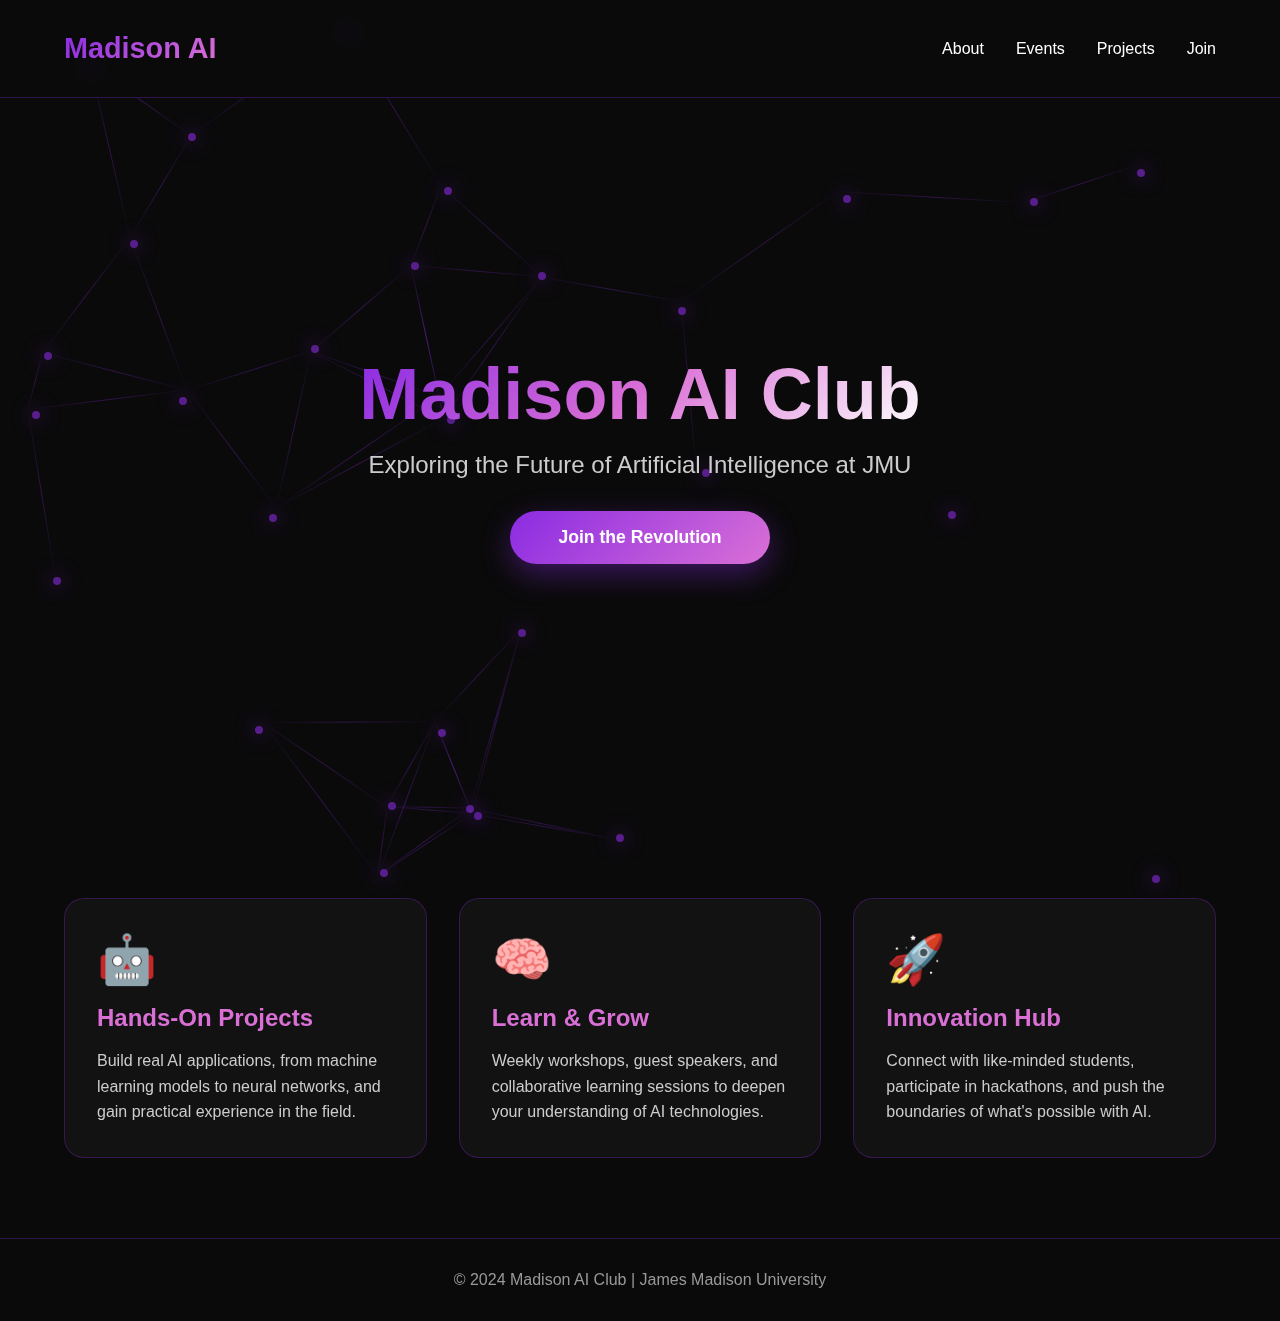
<file: index.html>
<!DOCTYPE html>
<html lang="en">
<head>
    <meta charset="UTF-8">
    <meta name="viewport" content="width=device-width, initial-scale=1.0">
    <title>Madison AI Club | JMU</title>
    <style>
        * {
            margin: 0;
            padding: 0;
            box-sizing: border-box;
        }

        body {
            font-family: 'Segoe UI', Tahoma, Geneva, Verdana, sans-serif;
            background: #0a0a0a;
            color: #fff;
            overflow-x: hidden;
        }

        /* Animated Background */
        .bg-animation {
            position: fixed;
            top: 0;
            left: 0;
            width: 100%;
            height: 100%;
            z-index: 0;
            overflow: hidden;
        }

        .neural-net {
            position: absolute;
            width: 100%;
            height: 100%;
        }

        .node {
            position: absolute;
            width: 8px;
            height: 8px;
            background: rgba(138, 43, 226, 0.6);
            border-radius: 50%;
            box-shadow: 0 0 20px rgba(138, 43, 226, 0.8);
            animation: pulse 3s ease-in-out infinite;
        }

        @keyframes pulse {
            0%, 100% { transform: scale(1); opacity: 0.6; }
            50% { transform: scale(1.5); opacity: 1; }
        }

        .connection {
            position: absolute;
            height: 1px;
            background: linear-gradient(90deg, transparent, rgba(138, 43, 226, 0.3), transparent);
            transform-origin: left center;
            animation: flow 4s linear infinite;
        }

        @keyframes flow {
            0% { opacity: 0; }
            50% { opacity: 1; }
            100% { opacity: 0; }
        }

        /* Header */
        header {
            position: relative;
            z-index: 10;
            padding: 2rem 5%;
            display: flex;
            justify-content: space-between;
            align-items: center;
            backdrop-filter: blur(10px);
            background: rgba(10, 10, 10, 0.7);
            border-bottom: 1px solid rgba(138, 43, 226, 0.3);
        }

        .logo {
            font-size: 1.8rem;
            font-weight: bold;
            background: linear-gradient(135deg, #8a2be2, #da70d6);
            -webkit-background-clip: text;
            -webkit-text-fill-color: transparent;
            background-clip: text;
        }

        nav {
            display: flex;
            gap: 2rem;
        }

        nav a {
            color: #fff;
            text-decoration: none;
            font-weight: 500;
            transition: all 0.3s;
            position: relative;
        }

        nav a::after {
            content: '';
            position: absolute;
            bottom: -5px;
            left: 0;
            width: 0;
            height: 2px;
            background: linear-gradient(90deg, #8a2be2, #da70d6);
            transition: width 0.3s;
        }

        nav a:hover::after {
            width: 100%;
        }

        /* Hero Section */
        .hero {
            position: relative;
            z-index: 10;
            min-height: 80vh;
            display: flex;
            align-items: center;
            justify-content: center;
            text-align: center;
            padding: 2rem 5%;
        }

        .hero-content h1 {
            font-size: 4.5rem;
            margin-bottom: 1rem;
            background: linear-gradient(135deg, #8a2be2, #da70d6, #fff);
            -webkit-background-clip: text;
            -webkit-text-fill-color: transparent;
            background-clip: text;
            animation: fadeInUp 1s ease-out;
        }

        .hero-content p {
            font-size: 1.5rem;
            margin-bottom: 2rem;
            color: #ccc;
            animation: fadeInUp 1s ease-out 0.2s both;
        }

        .cta-button {
            display: inline-block;
            padding: 1rem 3rem;
            background: linear-gradient(135deg, #8a2be2, #da70d6);
            color: #fff;
            text-decoration: none;
            border-radius: 50px;
            font-weight: bold;
            font-size: 1.1rem;
            transition: all 0.3s;
            animation: fadeInUp 1s ease-out 0.4s both;
            box-shadow: 0 10px 30px rgba(138, 43, 226, 0.4);
        }

        .cta-button:hover {
            transform: translateY(-3px);
            box-shadow: 0 15px 40px rgba(138, 43, 226, 0.6);
        }

        @keyframes fadeInUp {
            from {
                opacity: 0;
                transform: translateY(30px);
            }
            to {
                opacity: 1;
                transform: translateY(0);
            }
        }

        /* Features Section */
        .features {
            position: relative;
            z-index: 10;
            padding: 5rem 5%;
            display: grid;
            grid-template-columns: repeat(auto-fit, minmax(300px, 1fr));
            gap: 2rem;
        }

        .feature-card {
            background: rgba(20, 20, 20, 0.8);
            backdrop-filter: blur(10px);
            padding: 2rem;
            border-radius: 20px;
            border: 1px solid rgba(138, 43, 226, 0.3);
            transition: all 0.3s;
        }

        .feature-card:hover {
            transform: translateY(-10px);
            border-color: rgba(138, 43, 226, 0.8);
            box-shadow: 0 20px 40px rgba(138, 43, 226, 0.3);
        }

        .feature-icon {
            font-size: 3rem;
            margin-bottom: 1rem;
        }

        .feature-card h3 {
            font-size: 1.5rem;
            margin-bottom: 1rem;
            color: #da70d6;
        }

        .feature-card p {
            color: #ccc;
            line-height: 1.6;
        }

        /* Footer */
        footer {
            position: relative;
            z-index: 10;
            text-align: center;
            padding: 2rem 5%;
            background: rgba(10, 10, 10, 0.9);
            border-top: 1px solid rgba(138, 43, 226, 0.3);
            color: #999;
        }

        @media (max-width: 768px) {
            .hero-content h1 {
                font-size: 2.5rem;
            }
            
            .hero-content p {
                font-size: 1.2rem;
            }
            
            nav {
                gap: 1rem;
            }
        }
    </style>
</head>
<body>
    <!-- Animated Background -->
    <div class="bg-animation">
        <div class="neural-net" id="neuralNet"></div>
    </div>

    <!-- Header -->
    <header>
        <div class="logo">Madison AI</div>
        <nav>
            <a href="#about">About</a>
            <a href="#events">Events</a>
            <a href="#projects">Projects</a>
            <a href="#join">Join</a>
        </nav>
    </header>

    <!-- Hero Section -->
    <section class="hero">
        <div class="hero-content">
            <h1>Madison AI Club</h1>
            <p>Exploring the Future of Artificial Intelligence at JMU</p>
            <a href="#join" class="cta-button">Join the Revolution</a>
        </div>
    </section>

    <!-- Features Section -->
    <section class="features" id="about">
        <div class="feature-card">
            <div class="feature-icon">🤖</div>
            <h3>Hands-On Projects</h3>
            <p>Build real AI applications, from machine learning models to neural networks, and gain practical experience in the field.</p>
        </div>
        <div class="feature-card">
            <div class="feature-icon">🧠</div>
            <h3>Learn & Grow</h3>
            <p>Weekly workshops, guest speakers, and collaborative learning sessions to deepen your understanding of AI technologies.</p>
        </div>
        <div class="feature-card">
            <div class="feature-icon">🚀</div>
            <h3>Innovation Hub</h3>
            <p>Connect with like-minded students, participate in hackathons, and push the boundaries of what's possible with AI.</p>
        </div>
    </section>

    <!-- Footer -->
    <footer>
        <p>&copy; 2024 Madison AI Club | James Madison University</p>
    </footer>

    <script>
        // Generate neural network animation
        const neuralNet = document.getElementById('neuralNet');
        const numNodes = 30;
        const nodes = [];

        // Create nodes
        for (let i = 0; i < numNodes; i++) {
            const node = document.createElement('div');
            node.className = 'node';
            const x = Math.random() * window.innerWidth;
            const y = Math.random() * window.innerHeight;
            node.style.left = x + 'px';
            node.style.top = y + 'px';
            node.style.animationDelay = Math.random() * 3 + 's';
            neuralNet.appendChild(node);
            nodes.push({ element: node, x, y });
        }

        // Create connections between nearby nodes
        for (let i = 0; i < nodes.length; i++) {
            for (let j = i + 1; j < nodes.length; j++) {
                const dx = nodes[j].x - nodes[i].x;
                const dy = nodes[j].y - nodes[i].y;
                const distance = Math.sqrt(dx * dx + dy * dy);

                if (distance < 200) {
                    const connection = document.createElement('div');
                    connection.className = 'connection';
                    connection.style.left = nodes[i].x + 'px';
                    connection.style.top = nodes[i].y + 'px';
                    connection.style.width = distance + 'px';
                    connection.style.transform = `rotate(${Math.atan2(dy, dx)}rad)`;
                    connection.style.animationDelay = Math.random() * 4 + 's';
                    neuralNet.appendChild(connection);
                }
            }
        }

        // Smooth scrolling for navigation links
        document.querySelectorAll('a[href^="#"]').forEach(anchor => {
            anchor.addEventListener('click', function (e) {
                e.preventDefault();
                const target = document.querySelector(this.getAttribute('href'));
                if (target) {
                    target.scrollIntoView({ behavior: 'smooth' });
                }
            });
        });

        // Animate nodes slowly
        function animateNodes() {
            nodes.forEach(node => {
                node.vx = (node.vx || 0) + (Math.random() - 0.5) * 0.1;
                node.vy = (node.vy || 0) + (Math.random() - 0.5) * 0.1;
                node.vx *= 0.98;
                node.vy *= 0.98;
                
                node.x += node.vx;
                node.y += node.vy;
                
                if (node.x < 0 || node.x > window.innerWidth) node.vx *= -1;
                if (node.y < 0 || node.y > window.innerHeight) node.vy *= -1;
                
                node.element.style.left = node.x + 'px';
                node.element.style.top = node.y + 'px';
            });
            
            requestAnimationFrame(animateNodes);
        }
        
        animateNodes();
    </script>
</body>
</html>
</file>
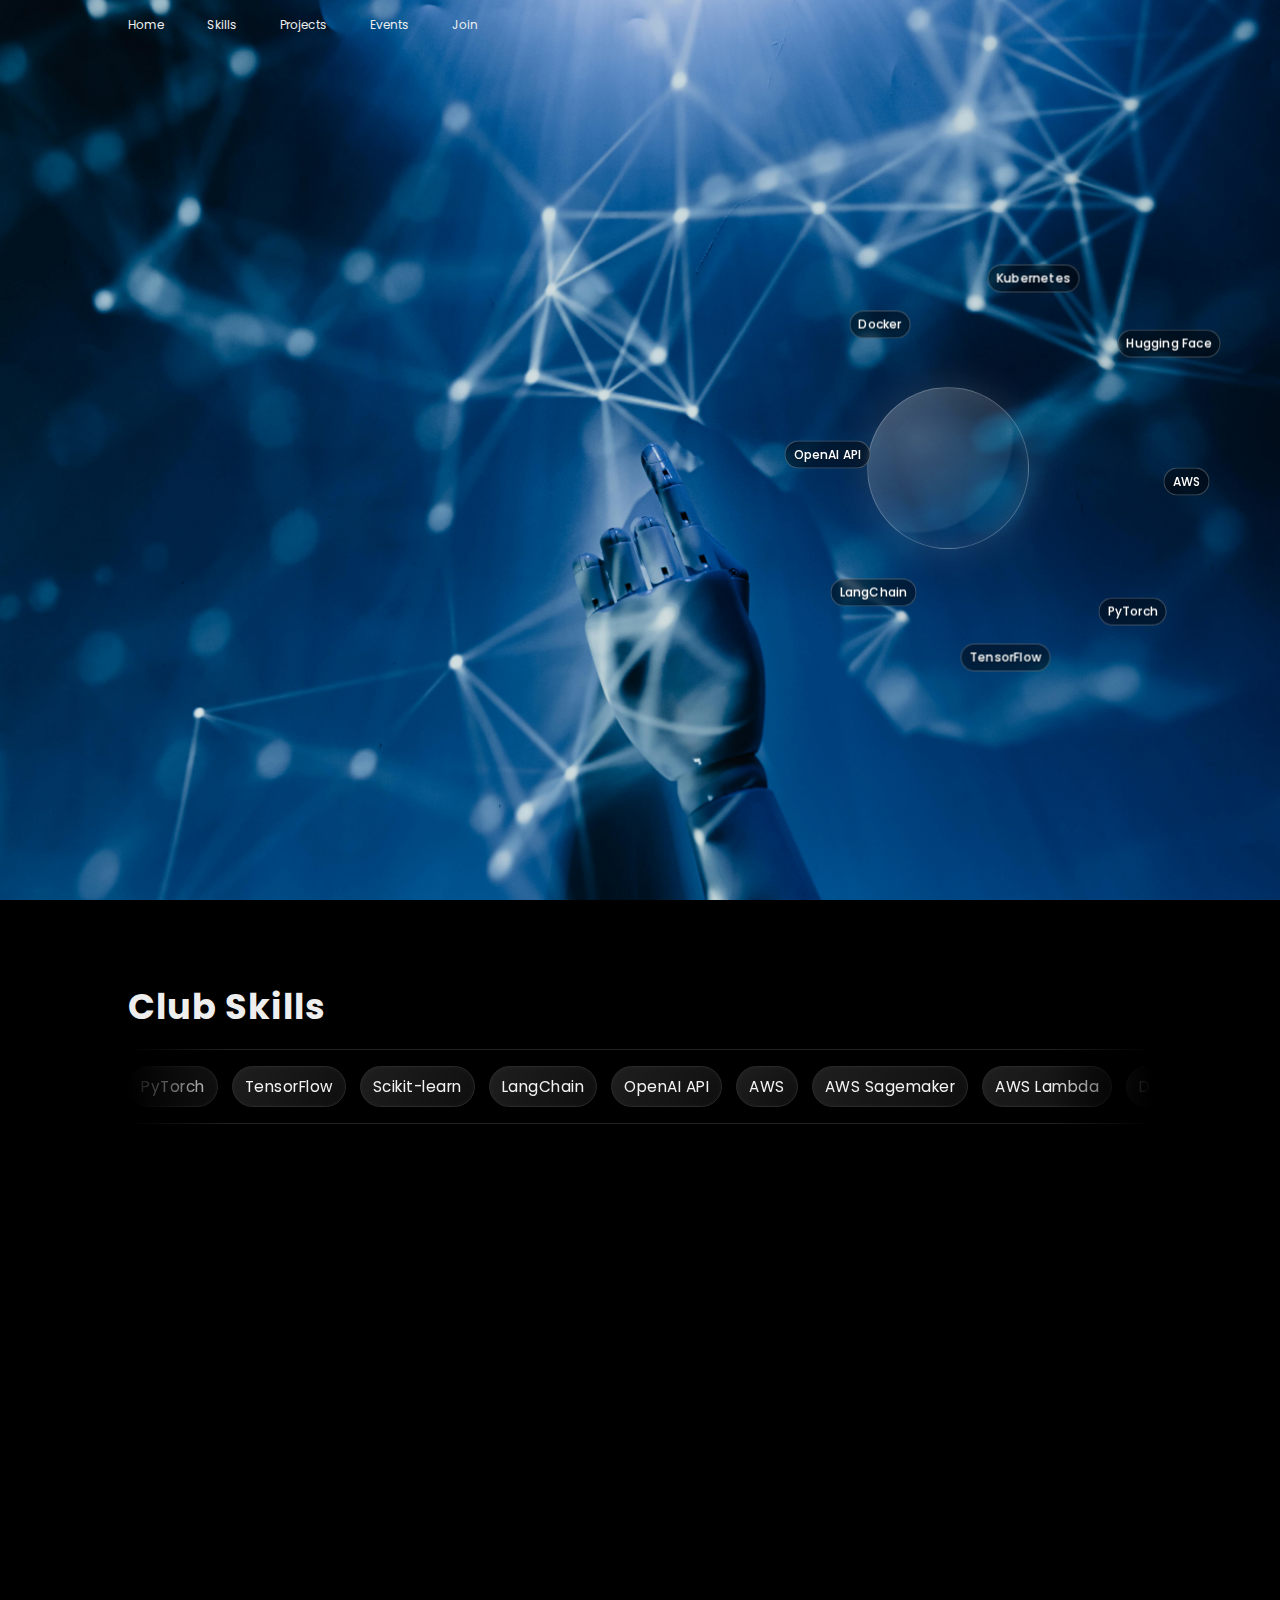
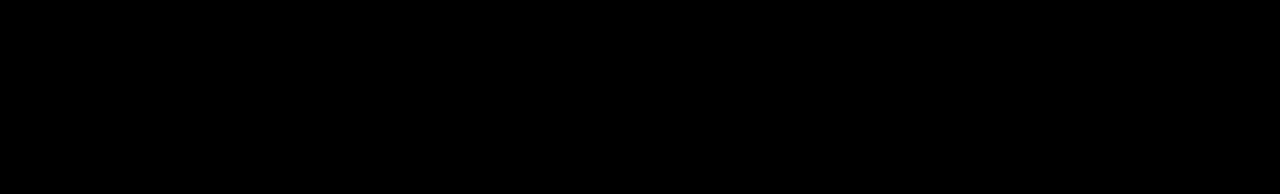
<file: AI Club Website/index.html>
<!DOCTYPE html>
<html lang="en">
<head>
    <meta charset="UTF-8">
    <meta name="viewport" content="width=device-width, initial-scale=1.0">
    <title>Madison AI Club</title>
    <link rel="stylesheet" href="style.css">
</head>
<body>
    <header>
        <nav>
            <a href="#home">Home</a>
            <a href="#skills">Skills</a>
            <a href="#projects">Projects</a>
            <a href="#events">Events</a>
            <a href="#join">Join</a>
        </nav>
    </header>

    <!-- carousel -->
    <div class="carousel" id="home">
        <div class="list">
            <div class="item">
                <img src="image/aiheader.jpg" alt="AI Club header">
                <div class="content">
                    <div class="author">MADISON</div>
                    <div class="title">ARTIFICIAL INTELLIGENCE</div>
                    <div class="topic">CLUB</div>
                    <div class="des">
                        Welcome to Madison AI Club. Learn, build, and ship AI projects together.
                    </div>
                    <div class="buttons">
                        <button onclick="location.href='#projects'">SEE MORE</button>
                        <button onclick="location.href='#join'">JOIN</button>
                    </div>
                </div>

                <!-- Orbiting white graphic -->
                <div class="hero-orbit" aria-hidden="true">
                    <div class="orbit">
                        <div class="center"></div>
                        <div class="ring"></div>
                        <span class="dot" style="--i:0" data-label="AWS"></span>
                        <span class="dot" style="--i:1" data-label="PyTorch"></span>
                        <span class="dot" style="--i:2" data-label="TensorFlow"></span>
                        <span class="dot" style="--i:3" data-label="LangChain"></span>
                        <span class="dot" style="--i:4" data-label="OpenAI API"></span>
                        <span class="dot" style="--i:5" data-label="Docker"></span>
                        <span class="dot" style="--i:6" data-label="Kubernetes"></span>
                        <span class="dot" style="--i:7" data-label="Hugging Face"></span>
                    </div>
                </div>
            </div>
        </div>
    </div>

    <!-- Skills animation (ticker) -->
    <section id="skills" class="section">
        <h2 class="section-title">Club Skills</h2>
        <div class="ticker">
            <div class="track">
                <span class="badge">PyTorch</span>
                <span class="badge">TensorFlow</span>
                <span class="badge">Scikit-learn</span>
                <span class="badge">LangChain</span>
                <span class="badge">OpenAI API</span>
                <span class="badge">AWS</span>
                <span class="badge">AWS Sagemaker</span>
                <span class="badge">AWS Lambda</span>
                <span class="badge">Docker</span>
                <span class="badge">Kubernetes</span>
                <span class="badge">Hugging Face</span>
                <span class="badge">FastAPI</span>
                <span class="badge">Streamlit</span>
                <span class="badge">Data Engineering</span>
                <span class="badge">MLOps</span>
                <span class="badge">Computer Vision</span>
                <span class="badge">NLP</span>
                <span class="badge">RAG</span>
            </div>
        </div>
    </section>

    <!-- Scrollable sections -->
    <section id="projects" class="section reveal">
        <h2 class="section-title">Projects</h2>
        <p class="section-text">
            We run semester-long teams building apps like chatbots, CV pipelines, and data tools.
        </p>
    </section>

    <section id="events" class="section reveal">
        <h2 class="section-title">Workshops & Events</h2>
        <p class="section-text">
            Weekly workshops on model training, deployment, prompt engineering, and cloud ops.
        </p>
    </section>

    <section id="join" class="section reveal">
        <h2 class="section-title">Join the Club</h2>
        <p class="section-text">
            Open to all skill levels. Come learn and build with us.
        </p>
        <button class="cta" onclick="location.href='mailto:aiclub@example.com'">Email Us</button>
    </section>

    <script src="script.js"></script>
</body>
</html>
</file>
<file: AI Club Website/style.css>
@import url('https://fonts.googleapis.com/css2?family=Poppins:ital,wght@0,100;0,200;0,300;0,400;0,500;0,600;0,700;0,800;0,900;1,100;1,200;1,300;1,400;1,500;1,600;1,700;1,800;1,900&display=swap');
body{
    margin: 0;
    background-color: #000;
    color: #eee;
    font-family: Poppins;
    font-size: 12px;
}
a{
    text-decoration: none;
}
header{
    width: 1140px;
    max-width: 80%;
    margin: auto;
    height: 50px;
    display: flex;
    align-items: center;
    position: relative;
    z-index: 100;
}
header a{
    color: #eee;
    margin-right: 40px;
}
/* carousel */
.carousel{
    height: 100vh;
    margin-top: -50px;
    width: 100vw;
    overflow: hidden;
    position: relative;
}
.carousel .list .item{
    width: 100%;
    height: 100%;
    position: absolute;
    inset: 0 0 0 0;
}
.carousel .list .item img{
    width: 100%;
    height: 100%;
    object-fit: cover;
}
.carousel .list .item .content{
    position: absolute;
    top: 20%;
    width: 1140px;
    max-width: 80%;
    left: 50%;
    transform: translateX(-50%);
    padding-right: 30%;
    box-sizing: border-box;
    color: #fff;
    text-shadow: 0 5px 10px #0004;
}
.carousel .list .item .author{
    font-weight: bold;
    letter-spacing: 10px;
}
.carousel .list .item .title,
.carousel .list .item .topic{
    font-size: 5em;
    font-weight: bold;
    line-height: 1.3em;
}
.carousel .list .item .topic{
    color: #f1683a;
}
.carousel .list .item .buttons{
    display: grid;
    grid-template-columns: repeat(2, 130px);
    grid-template-rows: 40px;
    gap: 5px;
    margin-top: 20px;
}
.carousel .list .item .buttons button{
    border: none;
    background-color: #eee;
    letter-spacing: 3px;
    font-family: Poppins;
    font-weight: 500;
}
.carousel .list .item .buttons button:nth-child(2){
    background-color: transparent;
    border: 1px solid #fff;
    color: #eee;
}
/* thumbail */
.thumbnail{
    position: absolute;
    bottom: 50px;
    left: 50%;
    width: max-content;
    z-index: 100;
    display: flex;
    gap: 20px;
}
.thumbnail .item{
    width: 150px;
    height: 220px;
    flex-shrink: 0;
    position: relative;
}
.thumbnail .item img{
    width: 100%;
    height: 100%;
    object-fit: cover;
    border-radius: 20px;
}
.thumbnail .item .content{
    color: #fff;
    position: absolute;
    bottom: 10px;
    left: 10px;
    right: 10px;
}
.thumbnail .item .content .title{
    font-weight: 500;
}
.thumbnail .item .content .description{
    font-weight: 300;
}
/* arrows */
.arrows{
    position: absolute;
    top: 80%;
    right: 52%;
    z-index: 100;
    width: 300px;
    max-width: 30%;
    display: flex;
    gap: 10px;
    align-items: center;
}
.arrows button{
    width: 40px;
    height: 40px;
    border-radius: 50%;
    background-color: #eee4;
    border: none;
    color: #fff;
    font-family: monospace;
    font-weight: bold;
    transition: .5s;
}
.arrows button:hover{
    background-color: #fff;
    color: #000;
}

/* animation */
.carousel .list .item:nth-child(1){
    z-index: 1;
}

/* animation text in first item */

.carousel .list .item:nth-child(1) .content .author,
.carousel .list .item:nth-child(1) .content .title,
.carousel .list .item:nth-child(1) .content .topic,
.carousel .list .item:nth-child(1) .content .des,
.carousel .list .item:nth-child(1) .content .buttons
{
    transform: translateY(50px);
    filter: blur(20px);
    opacity: 0;
    animation: showContent .2s 0.2s linear 1 forwards;
}
@keyframes showContent{
    to{
        transform: translateY(0px);
        filter: blur(0px);
        opacity: 1;
    }
}
.carousel .list .item:nth-child(1) .content .title{
    animation-delay: 1.2s!important;
}
.carousel .list .item:nth-child(1) .content .topic{
    animation-delay: 1.4s!important;
}
.carousel .list .item:nth-child(1) .content .des{
    animation-delay: 1.6s!important;
}
.carousel .list .item:nth-child(1) .content .buttons{
    animation-delay: 1.8s!important;
}
/* create animation when next click */
.carousel.next .list .item:nth-child(1) img{
    width: 150px;
    height: 220px;
    position: absolute;
    bottom: 50px;
    left: 50%;
    border-radius: 30px;
    animation: showImage .5s linear 1 forwards;
}
@keyframes showImage{
    to{
        bottom: 0;
        left: 0;
        width: 100%;
        height: 100%;
        border-radius: 0;
    }
}

.carousel.next .thumbnail .item:nth-last-child(1){
    overflow: hidden;
    animation: showThumbnail .5s linear 1 forwards;
}
.carousel.prev .list .item img{
    z-index: 100;
}
@keyframes showThumbnail{
    from{
        width: 0;
        opacity: 0;
    }
}
.carousel.next .thumbnail{
    animation: effectNext .5s linear 1 forwards;
}

@keyframes effectNext{
    from{
        transform: translateX(150px);
    }
}

/* running time */

.carousel .time{
    position: absolute;
    z-index: 1000;
    width: 0%;
    height: 3px;
    background-color: #f1683a;
    left: 0;
    top: 0;
}

.carousel.next .time,
.carousel.prev .time{
    animation: runningTime 3s linear 1 forwards;
}
@keyframes runningTime{
    from{ width: 100%}
    to{width: 0}
}


/* prev click */

.carousel.prev .list .item:nth-child(2){
    z-index: 2;
}

.carousel.prev .list .item:nth-child(2) img{
    animation: outFrame 0.5s linear 1 forwards;
    position: absolute;
    bottom: 0;
    left: 0;
}
@keyframes outFrame{
    to{
        width: 150px;
        height: 220px;
        bottom: 50px;
        left: 50%;
        border-radius: 20px;
    }
}

.carousel.prev .thumbnail .item:nth-child(1){
    overflow: hidden;
    opacity: 0;
    animation: showThumbnail .5s linear 1 forwards;
}
.carousel.next .arrows button,
.carousel.prev .arrows button{
    pointer-events: none;
}
.carousel.prev .list .item:nth-child(2) .content .author,
.carousel.prev .list .item:nth-child(2) .content .title,
.carousel.prev .list .item:nth-child(2) .content .topic,
.carousel.prev .list .item:nth-child(2) .content .des,
.carousel.prev .list .item:nth-child(2) .content .buttons
{
    animation: contentOut 1.5s linear 1 forwards!important;
}

@keyframes contentOut{
    to{
        transform: translateY(-150px);
        filter: blur(20px);
        opacity: 0;
    }
}
@media screen and (max-width: 678px) {
    .carousel .list .item .content{
        padding-right: 0;
    }
    .carousel .list .item .content .title{
        font-size: 30px;
    }
}

/* Sections */
.section{
    width: 1140px;
    max-width: 80%;
    margin: 80px auto;
    color: #eee;
}
.section-title{
    font-size: 2.2rem;
    margin: 0 0 16px;
    letter-spacing: 1px;
}
.section-text{
    font-size: 1rem;
    line-height: 1.8;
    color: #ddd;
    margin: 0;
}
.cta{
    margin-top: 16px;
    padding: 12px 18px;
    border: 1px solid #f1683a;
    background: transparent;
    color: #f1683a;
    letter-spacing: 1px;
    cursor: pointer;
    transition: .2s;
}
.cta:hover{
    background: #f1683a;
    color: #000;
}

/* Reveal on scroll */
.reveal{
    opacity: 0;
    transform: translateY(24px);
    transition: opacity .6s ease, transform .6s ease;
}
.reveal.visible{
    opacity: 1;
    transform: translateY(0);
}

/* Skills ticker */
.ticker{
    position: relative;
    overflow: hidden;
    border-top: 1px solid #222;
    border-bottom: 1px solid #222;
    padding: 16px 0;
    mask-image: linear-gradient(to right, transparent 0%, #000 10%, #000 90%, transparent 100%);
    -webkit-mask-image: linear-gradient(to right, transparent 0%, #000 10%, #000 90%, transparent 100%);
}
.ticker .track{
    display: inline-flex;
    gap: 14px;
    white-space: nowrap;
    will-change: transform;
    animation: ticker-scroll 25s linear infinite;
}
.ticker:hover .track{
    animation-play-state: paused;
}
.badge{
    display: inline-block;
    padding: 8px 12px;
    border-radius: 999px;
    background: linear-gradient(135deg, #1f1f1f, #0e0e0e);
    border: 1px solid #2a2a2a;
    color: #f3f3f3;
    font-size: 0.95rem;
    letter-spacing: .5px;
    box-shadow: 0 2px 10px rgba(0,0,0,.35), inset 0 0 6px rgba(255,255,255,.04);
    transition: transform .2s ease, box-shadow .2s ease;
}
.badge:hover{
    transform: translateY(-2px) scale(1.03);
    box-shadow: 0 6px 18px rgba(0,0,0,.45), inset 0 0 10px rgba(241,104,58,.15);
}
@keyframes ticker-scroll{
    from{ transform: translateX(0); }
    to{ transform: translateX(-50%); }
}

/* Respect reduced motion */
@media (prefers-reduced-motion: reduce){
    .ticker .track{ animation: none; }
    .reveal{ transition: none; transform: none; opacity: 1; }
}

/* Optional: adjust arrows position slightly on small screens */
@media screen and (max-width: 678px) {
    .carousel .list .item .content{
        padding-right: 0;
    }
    .carousel .list .item .content .title{
        font-size: 30px;
    }
    .arrows{
        right: auto;
        left: 10%;
    }
}

/* Hero orbit graphic (white, rotating) */
.hero-orbit{
    position: absolute;
    right: 8%;
    top: 52%;
    width: 460px;
    height: 460px;
    transform: translateY(-50%);
    pointer-events: none;
}
.hero-orbit .orbit{
    --count: 8;
    --radius: 190px;
    position: relative;
    width: 100%;
    height: 100%;
    transform-origin: 50% 50%;
    animation: orbit-rotate 24s linear infinite;
    will-change: transform;
    backface-visibility: hidden;
}
/* Hide the outer ring */
.hero-orbit .ring{
    display: none;
    border: 0;
}
.hero-orbit .center{
    position: absolute;
    left: 50%;
    top: 50%;
    width: 160px;
    height: 160px;
    transform: translate(-50%,-50%);
    border-radius: 50%;
    border: 1.5px solid rgba(255,255,255,.28);
    background: radial-gradient(circle at 30% 30%, rgba(255,255,255,.25), rgba(255,255,255,.08) 60%, transparent 62%);
    box-shadow: 0 0 30px rgba(255,255,255,.15) inset, 0 0 40px rgba(255,255,255,.12);
}
/* Use labels instead of dots at orbit positions */
.hero-orbit .dot{
    position: absolute;
    left: 50%;
    top: 50%;
    width: 1px;
    height: 1px;
    transform-origin: 50% 50%;
    transform: translate(-50%, -50%) rotate(calc((360deg / var(--count)) * var(--i))) translateX(var(--radius));
}

/* Label styling and counter-rotation to stay readable */
.hero-orbit .dot::after{
    content: attr(data-label);
    position: absolute;
    left: 0;
    top: 0;
    transform-origin: left center;
    transform: rotate(calc(-1 * (360deg / var(--count)) * var(--i))) translateX(26px);
    animation: orbit-label-counter 24s linear infinite;
    color: #fff;
    font-size: 12px;
    font-weight: 500;
    white-space: nowrap;
    letter-spacing: .2px;
    padding: 4px 8px;
    border-radius: 999px;
    border: 1px solid rgba(255,255,255,.25);
    background: rgba(0,0,0,.45);
    backdrop-filter: blur(2px);
    text-shadow: 0 1px 2px rgba(0,0,0,.5);
}

@keyframes orbit-label-counter{
    from{
        transform: rotate(calc(-1 * (360deg / var(--count)) * var(--i))) translateX(26px) rotate(0deg);
    }
    to{
        transform: rotate(calc(-1 * (360deg / var(--count)) * var(--i))) translateX(26px) rotate(-360deg);
    }
}

/* Rotation */
@keyframes orbit-rotate{
    from{ transform: rotate(0deg) translateZ(0); }
    to{   transform: rotate(360deg) translateZ(0); }
}

/* Responsive + reduced motion */
@media screen and (max-width: 1100px){
    .hero-orbit{ right: 4%; width: 360px; height: 360px; }
    .hero-orbit .orbit{ --radius: 150px; }
    .hero-orbit .center{ width: 130px; height: 130px; }
}
@media screen and (max-width: 800px){
    .hero-orbit{ opacity: .5; right: 2%; width: 280px; height: 280px; }
    .hero-orbit .orbit{ --radius: 120px; }
    .hero-orbit .center{ width: 110px; height: 110px; }
    .hero-orbit .dot::after{ font-size: 10px; padding: 3px 6px; }
}
@media (prefers-reduced-motion: reduce){
    .hero-orbit .orbit{ animation: none; }
}
</file>
